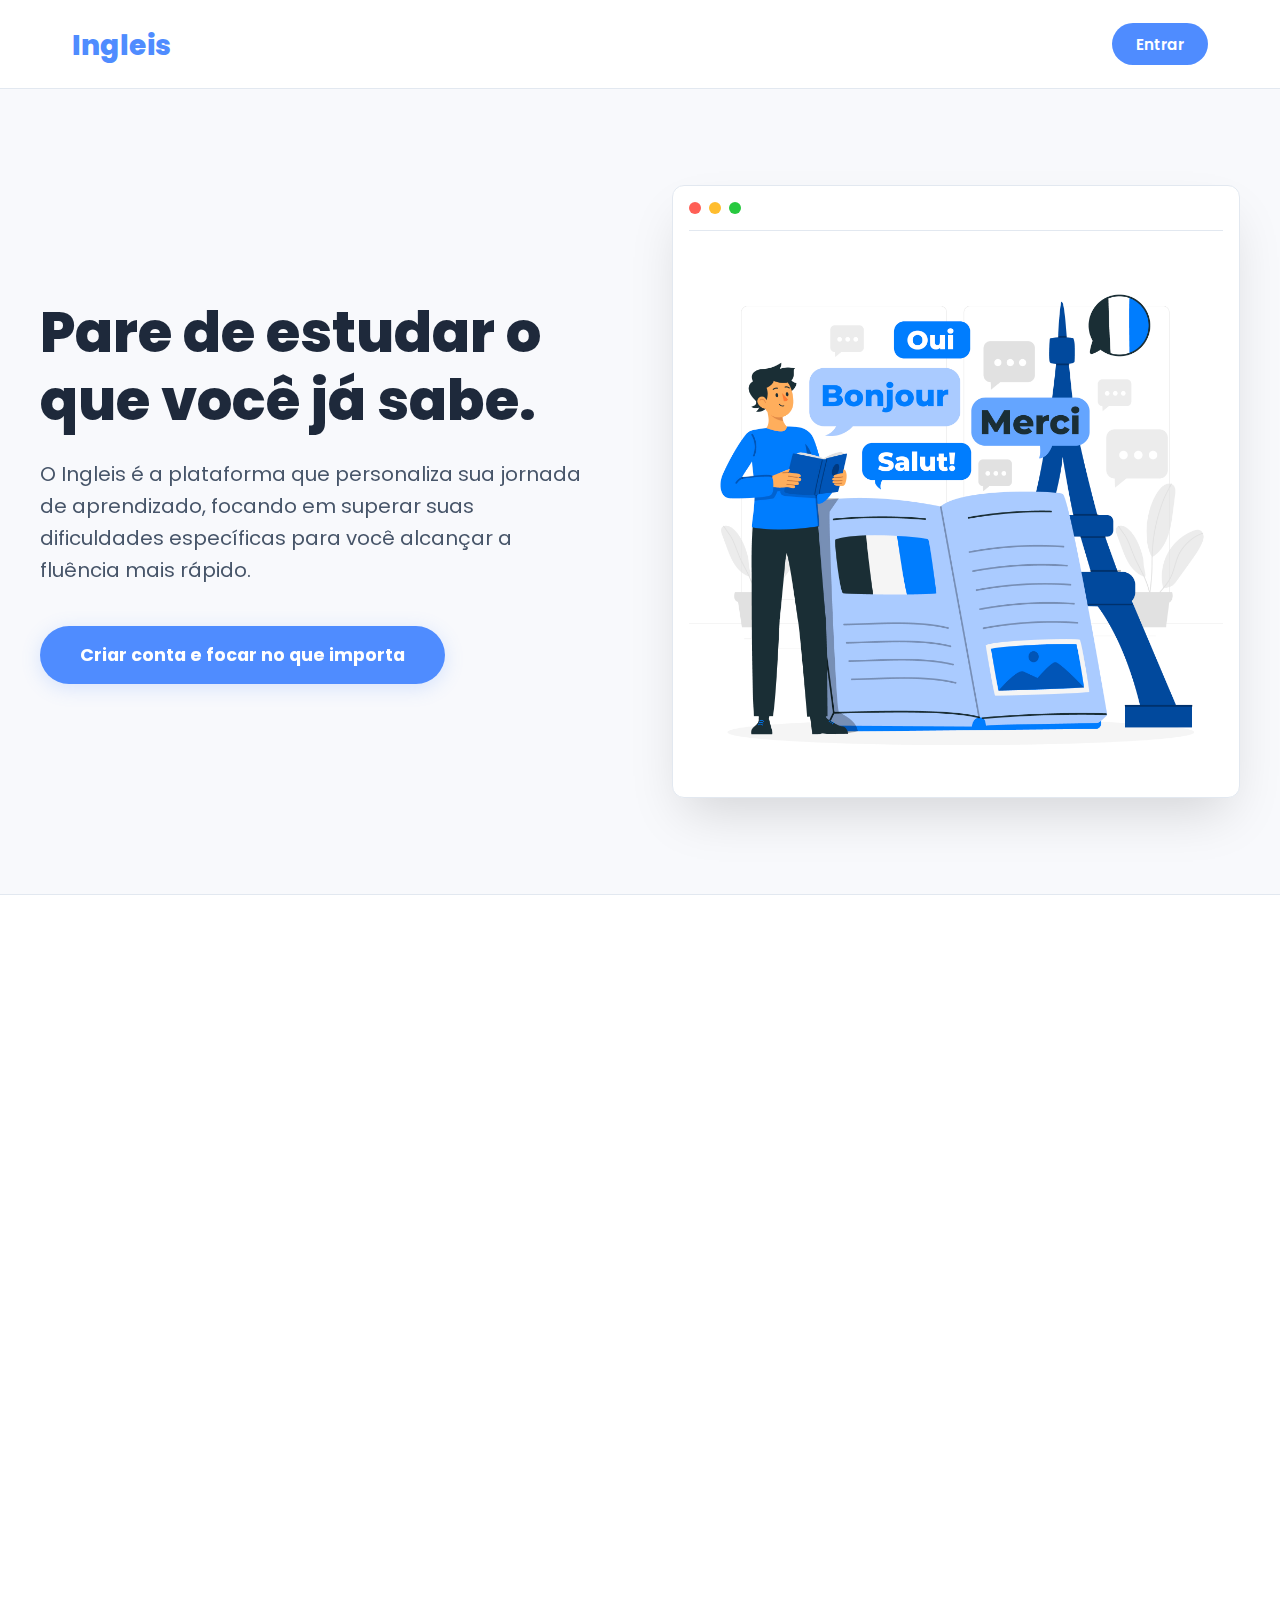
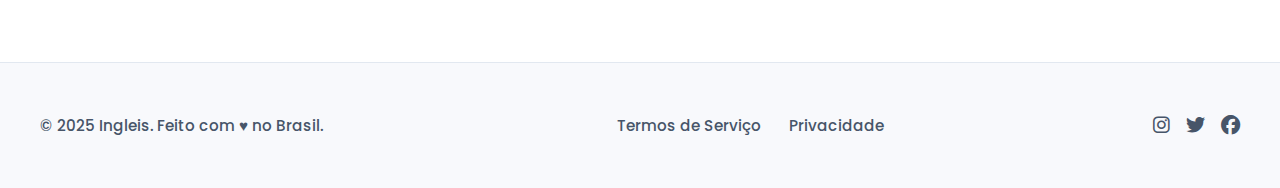
<file: index.html>
<!DOCTYPE html>
<html lang="pt-br">
<head>
    <meta charset="UTF-8">
    <meta name="viewport" content="width=device-width, initial-scale=1.0">
    <title>Ingleis - Personalize seu Aprendizado de Idiomas</title>

    <link rel="stylesheet" href="https://cdnjs.cloudflare.com/ajax/libs/font-awesome/6.5.0/css/all.min.css">
    <link rel="stylesheet" href="https://unpkg.com/aos@next/dist/aos.css" />

    <link rel="stylesheet" href="styles/main.css">
    <link rel="stylesheet" href="styles/pages/landing.css">
    <link rel="stylesheet" href="styles/components/_header.css">
</head>
<body>
    <header data-aos="fade-down">
        <div class="header-container">
            <h1 class="logo"><a href="index.html">Ingleis</a></h1>
            <div class="user-info" id="user-info">
                </div>
        </div>
    </header>

    <main>
        <section class="hero-section">
            <div class="hero-container">
                <div class="hero-text" data-aos="fade-right">
                    <h2>Pare de estudar o que você já sabe.</h2>
                    <p>O Ingleis é a plataforma que personaliza sua jornada de aprendizado, focando em superar suas dificuldades específicas para você alcançar a fluência mais rápido.</p>
                    <a href="login.html" class="cta-button">Criar conta e focar no que importa</a>
                </div>
                <div class="hero-visual" data-aos="fade-left" data-aos-delay="200">
                    <div class="browser-header">
                        <div class="dot red"></div>
                        <div class="dot yellow"></div>
                        <div class="dot green"></div>
                    </div>
                    <img src="assets/144643100_10102668.jpg" alt="Interface da plataforma Ingleis">
                </div>
            </div>
        </section>

        <section class="features-section">
            <div class="features-container">
                <h3 class="section-title" data-aos="fade-up">Um método de estudo inteligente</h3>
                <p class="section-subtitle" data-aos="fade-up" data-aos-delay="100">
                    Chega de aulas genéricas. Nossa abordagem em 3 passos garante que seu tempo seja investido onde realmente faz a diferença.
                </p>
                <div class="features-grid">
                    <div class="feature-card" data-aos="fade-up" data-aos-delay="200">
                        <div class="icon"><i class="fas fa-crosshairs"></i></div>
                        <h4>Diagnóstico Preciso</h4>
                        <p>Através de tags e autoavaliação, você nos diz exatamente quais são suas fraquezas, como "tempos verbais" ou "gírias".</p>
                    </div>
                    <div class="feature-card" data-aos="fade-up" data-aos-delay="300">
                        <div class="icon"><i class="fas fa-puzzle-piece"></i></div>
                        <h4>Conteúdo Focado</h4>
                        <p>Nossa plataforma gera exercícios e materiais sob medida para atacar diretamente os pontos que você precisa aprimorar.</p>
                    </div>
                    <div class="feature-card" data-aos="fade-up" data-aos-delay="400">
                        <div class="icon"><i class="fas fa-chart-line"></i></div>
                        <h4>Progresso Real</h4>
                        <p>Acompanhe sua evolução de forma clara, veja suas dificuldades diminuírem e ganhe confiança para se comunicar.</p>
                    </div>
                </div>
            </div>
        </section>
    </main>

    <footer>
        <div class="footer-container">
            <p class="footer-copyright">&copy; 2025 Ingleis. Feito com ♥ no Brasil.</p>
            <div class="footer-links">
                <a href="#">Termos de Serviço</a>
                <a href="#">Privacidade</a>
            </div>
            <div class="footer-socials">
                <a href="#" aria-label="Instagram"><i class="fab fa-instagram"></i></a>
                <a href="#" aria-label="Twitter"><i class="fab fa-twitter"></i></a>
                <a href="#" aria-label="Facebook"><i class="fab fa-facebook"></i></a>
            </div>
        </div>
    </footer>

    <script src="scripts/services/firebase.js" defer></script>
    <script src="scripts/main.js" defer></script>
    
    <script src="https://unpkg.com/aos@next/dist/aos.js"></script>
    <script>
        AOS.init({
            duration: 800,
            once: true,
            offset: 50,
        });
    </script>
</body>
</html>
</file>
<file: styles/main.css>
/* =============================================
   ARQUIVO PRINCIPAL DE ESTILOS (main.css)
   ============================================= */

/* 1. IMPORTAÇÃO DE TODOS OS ARQUIVOS CSS
   A regra @import DEVE ser a primeira coisa no arquivo.
*/
@import url('components/_header.css');
@import url('components/_footer.css');
@import url('components/_buttons.css');
@import url('components/_forms.css');
@import url('pages/landing.css');
@import url('pages/login.css');
@import url('pages/perfil.css');
@import url('components/_preloader.css'); /* <-- ADICIONE ESTA LINHA */
/* Adicione aqui futuras importações de CSS */

/* 2. FONTES E VARIÁVEIS GLOBAIS */
@import url('https://fonts.googleapis.com/css2?family=Poppins:wght@400;500;600;700;800&display=swap');

:root {
    /* Paleta Principal */
    --cor-primaria: #4f8cff;
    --cor-destaque: #00c896;

    /* Tons Neutros e de Texto */
    --cor-texto-principal: #1e293b;
    --cor-texto-secundario: #475569;

    /* Fundos */
    --cor-fundo: #ffffff;
    --cor-fundo-alternativo: #f8f9fc;
    --cor-fundo-claro: #eef2ff;

    /* Elementos de UI */
    --cor-borda: #e2e8f0;
    --radius: 8px;
    --sombra-suave: 0 4px 6px -1px rgba(0, 0, 0, 0.05), 0 2px 4px -2px rgba(0, 0, 0, 0.05);

    /* Fonte */
    --font-primary: 'Poppins', sans-serif;
}

/* 3. RESET GLOBAL E ESTILOS DO BODY */
* {
    margin: 0;
    padding: 0;
    box-sizing: border-box;
}

body {
    font-family: var(--font-primary);
    background: var(--cor-fundo);
    color: var(--cor-texto-principal);
    -webkit-font-smoothing: antialiased;
    text-rendering: optimizeLegibility;
    min-height: 100vh;
    display: flex;
    flex-direction: column;
}
</file>
<file: styles/pages/landing.css>
/* Estilos da Landing Page */
main {
    max-width: 100%;
    padding: 0;
}

.hero-section {
    width: 100%;
    padding: 6rem 2rem;
    background-color: var(--cor-fundo-alternativo);
    border-bottom: 1px solid var(--cor-borda);
}

.hero-container {
    max-width: 1200px;
    margin: 0 auto;
    display: grid;
    grid-template-columns: 1fr 1fr;
    align-items: center;
    gap: 4rem;
}

.hero-text h2 {
    font-size: 3.5rem;
    font-weight: 800;
    line-height: 1.2;
    color: var(--cor-texto-principal);
    margin-bottom: 1.5rem;
}

.hero-text p {
    font-size: 1.25rem;
    line-height: 1.6;
    color: var(--cor-texto-secundario);
    margin-bottom: 2.5rem;
    max-width: 550px;
}

.hero-visual {
    background: white;
    border-radius: 12px;
    box-shadow: 0 25px 50px -12px rgba(0, 0, 0, 0.15);
    border: 1px solid var(--cor-borda);
    padding: 1rem;
}

.hero-visual .browser-header {
    display: flex;
    align-items: center;
    gap: 0.5rem;
    padding-bottom: 1rem;
    border-bottom: 1px solid var(--cor-borda);
}

.hero-visual .dot {
    width: 12px;
    height: 12px;
    border-radius: 50%;
}
.dot.red { background-color: #ff5f56; }
.dot.yellow { background-color: #ffbd2e; }
.dot.green { background-color: #27c93f; }

.hero-visual img {
    width: 100%;
    height: auto;
    display: block;
    margin-top: 1rem;
    border-radius: 6px;
}

.features-section {
    width: 100%;
    padding: 6rem 2rem;
    background-color: var(--cor-fundo);
}

.features-container {
    max-width: 1100px;
    margin: 0 auto;
    text-align: center;
}

.section-title {
    font-size: 2.8rem;
    font-weight: 800;
    color: var(--cor-texto-principal);
    margin-bottom: 1rem;
}

.section-subtitle {
    font-size: 1.2rem;
    color: var(--cor-texto-secundario);
    margin-bottom: 4rem;
    max-width: 600px;
    margin-left: auto;
    margin-right: auto;
}

.features-grid {
    display: grid;
    grid-template-columns: repeat(3, 1fr);
    gap: 2rem;
    text-align: left;
}

.feature-card {
    background: #fff;
    padding: 2.5rem;
    border-radius: var(--radius);
    border: 1px solid var(--cor-borda);
    transition: transform 0.3s ease, box-shadow 0.3s ease;
}

.feature-card:hover {
    transform: translateY(-8px);
    box-shadow: 0 10px 25px -5px rgba(0, 0, 0, 0.07);
}

.feature-card .icon {
    display: flex;
    align-items: center;
    justify-content: center;
    width: 60px;
    height: 60px;
    border-radius: 12px;
    background-color: var(--cor-fundo-claro);
    color: var(--cor-primaria);
    font-size: 1.8rem;
    margin-bottom: 1.5rem;
}

.feature-card h4 {
    font-size: 1.4rem;
    font-weight: 700;
    color: var(--cor-texto-principal);
    margin-bottom: 0.8rem;
}

.feature-card p {
    font-size: 1rem;
    line-height: 1.6;
    color: var(--cor-texto-secundario);
}


/* Responsividade da Landing Page */
@media (max-width: 992px) {
    .hero-container {
        grid-template-columns: 1fr;
        text-align: center;
    }
    .hero-text h2 {
        font-size: 3rem;
    }
    .hero-text p {
        margin-left: auto;
        margin-right: auto;
    }
    .hero-visual {
        grid-row: 1;
        margin-bottom: 3rem;
    }
    .features-grid {
        grid-template-columns: 1fr 1fr;
    }
}

@media (max-width: 768px) {
    .hero-section, .features-section {
        padding: 4rem 1.5rem;
    }
    .hero-text h2 {
        font-size: 2.5rem;
    }
    .section-title {
        font-size: 2.2rem;
    }
    .features-grid {
        grid-template-columns: 1fr;
    }
}
</file>
<file: styles/components/_header.css>
/* Estilos do Header e seus componentes */
header {
    background: var(--cor-fundo);
    width: 100%;
    z-index: 1000;
    border-bottom: 1px solid var(--cor-borda);
    padding: 1.25rem 0;
    position: sticky;
    top: 0;
    transition: padding 0.3s ease, box-shadow 0.3s ease;
}

header.header-scrolled {
    padding: 0.75rem 0;
    box-shadow: var(--sombra-suave);
}

.header-container {
    max-width: 1200px;
    margin: 0 auto;
    display: flex;
    align-items: center;
    justify-content: space-between;
    padding: 0 2rem;
}

.logo a {
    font-size: 1.75rem;
    font-weight: 800;
    color: var(--cor-primaria);
    text-decoration: none;
}

.user-info {
    position: relative;
    display: flex;
    align-items: center;
}

.user-avatar {
    width: 40px;
    height: 40px;
    border-radius: 50%;
    border: 2px solid transparent;
    transition: border-color 0.3s ease;
    cursor: pointer;
    object-fit: cover;
}

.user-avatar:hover {
    border-color: var(--cor-primaria);
}

.avatar-placeholder {
    width: 40px;
    height: 40px;
    border-radius: 50%;
    background-color: var(--cor-primaria);
    color: #fff;
    display: flex;
    align-items: center;
    justify-content: center;
    font-weight: 700;
    font-size: 1.2rem;
    border: 2px solid transparent;
    transition: border-color 0.3s ease;
    cursor: pointer;
    text-transform: uppercase;
}

.avatar-placeholder:hover {
    border-color: var(--cor-primaria);
}

.dropdown {
    box-shadow: 0 10px 30px -5px rgba(0, 0, 0, 0.1);
    border: 1px solid var(--cor-borda);
    border-radius: var(--radius);
    background: #fff;
    min-width: 180px;
    position: absolute;
    right: 0;
    top: 55px;
    z-index: 100;
    padding: 0.5rem;
    display: none;
    opacity: 0;
    transform: translateY(10px);
    transition: opacity 0.2s ease, transform 0.2s ease;
}

.dropdown.show {
    display: block;
    opacity: 1;
    transform: translateY(0);
}

.dropdown a {
    display: flex;
    align-items: center;
    padding: 0.7rem 1rem;
    text-decoration: none;
    color: var(--cor-texto-secundario);
    font-size: 0.95rem;
    font-weight: 500;
    gap: 0.8rem;
    border-radius: 6px;
    transition: background-color 0.2s, color 0.2s;
}

.dropdown a:hover {
    background: var(--cor-fundo-claro);
    color: var(--cor-primaria);
}

.dropdown a i {
    width: 16px;
}

@media (max-width: 768px) {
    .header-container {
        padding: 0 1.5rem;
    }
}
</file>
